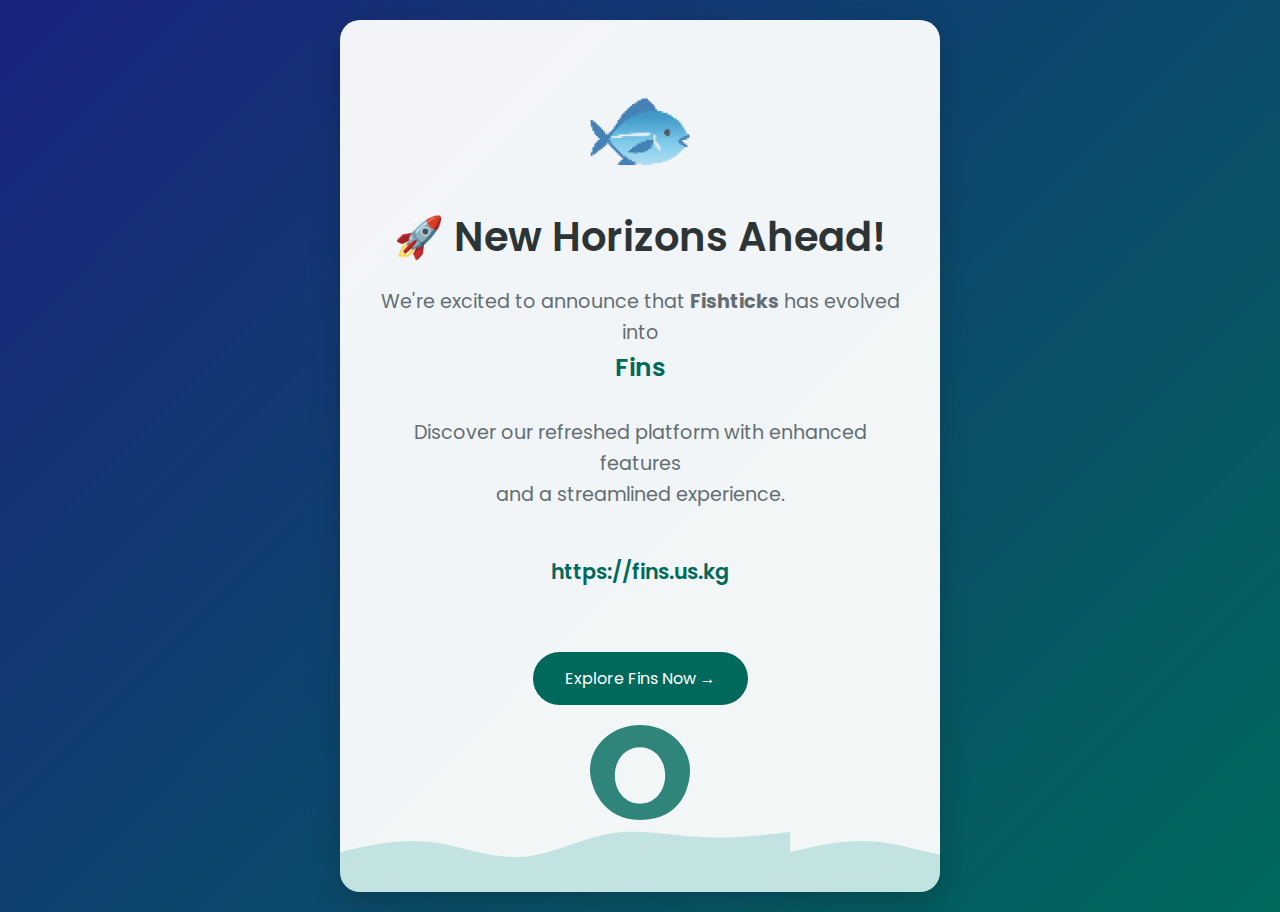
<file: index.html>
<!DOCTYPE html>
<html lang="en">
<head>
    <meta charset="UTF-8">
    <meta name="viewport" content="width=device-width, initial-scale=1.0">
    <meta property="og:title" content="Fishticks Evolution">
    <meta property="og:type" content="website">
    <meta property="og:url" content="https://fins.us.kg">
    <meta property="og:description" content="Fishticks has evolved into Fins - explore our new aquatic platform!">
    <meta name="twitter:card" content="summary_large_image">
    <meta name="twitter:title" content="Fishticks Evolution">
    <meta name="twitter:description" content="Fishticks has evolved into Fins - explore our new aquatic platform!">
    <title>Fishticks Evolution</title>
    <link rel="icon" type="image/x-icon" href="/favicon.ico">
    <link href="https://fonts.googleapis.com/css2?family=Poppins:wght@300;400;600&display=swap" rel="stylesheet">
    <style>
        * {
            margin: 0;
            padding: 0;
            box-sizing: border-box;
            font-family: 'Poppins', sans-serif;
        }

        body {
            min-height: 100vh;
            background: linear-gradient(135deg, #1a237e, #00695c);
            display: flex;
            justify-content: center;
            align-items: center;
            padding: 20px;
        }

        .announcement-card {
            background: rgba(255, 255, 255, 0.95);
            padding: 40px;
            border-radius: 20px;
            box-shadow: 0 10px 30px rgba(0, 0, 0, 0.2);
            text-align: center;
            max-width: 600px;
            position: relative;
            overflow: hidden;
        }

        .wave-decoration {
            position: absolute;
            bottom: -10px;
            left: 0;
            width: 100%;
            height: 100px;
            background: url('data:image/svg+xml;utf8,<svg viewBox="0 0 1440 320" xmlns="http://www.w3.org/2000/svg"><path fill="%23009688" fill-opacity="0.2" d="M0,160L48,149.3C96,139,192,117,288,128C384,139,480,181,576,176C672,171,768,117,864,101.3C960,85,1056,107,1152,112C1248,117,1344,107,1392,101.3L1440,96L1440,320L1392,320C1344,320,1248,320,1152,320C1056,320,960,320,864,320C768,320,672,320,576,320C480,320,384,320,288,320C192,320,96,320,48,320L0,320Z"></path></svg>');
        }

        h1 {
            color: #2d3436;
            margin-bottom: 20px;
            font-size: 2.5em;
            font-weight: 600;
        }

        p {
            color: #636e72;
            font-size: 1.2em;
            line-height: 1.6;
            margin-bottom: 30px;
        }

        .new-link {
            color: #00695c;
            font-weight: 600;
            text-decoration: none;
            font-size: 1.3em;
            transition: all 0.3s ease;
            display: inline-block;
            margin: 15px 0;
        }

        .new-link:hover {
            color: #1a237e;
            transform: translateY(-2px);
        }

        .fish-illustration {
            width: 100px;
            margin: 20px auto;
            opacity: 0.8;
        }

        .cta-button {
            background: #00695c;
            color: white;
            padding: 12px 30px;
            border-radius: 30px;
            text-decoration: none;
            display: inline-block;
            margin-top: 20px;
            transition: all 0.3s ease;
            border: 2px solid transparent;
        }

        .cta-button:hover {
            background: white;
            color: #00695c;
            border-color: #00695c;
            transform: translateY(-3px);
        }

        @keyframes float {
            0% { transform: translateY(0px); }
            50% { transform: translateY(-10px); }
            100% { transform: translateY(0px); }
        }

        .floating {
            animation: float 3s ease-in-out infinite;
        }
    </style>
</head>
<body>
    <div class="announcement-card">
        <div class="wave-decoration"></div>
        <img src="fish.png" class="fish-illustration floating" alt="fish icon">
        <h1>🚀 New Horizons Ahead!</h1>
        <p>We're excited to announce that <strong>Fishticks</strong> has evolved into<br>
        <span style="color: #00695c; font-weight: 600; font-size: 1.3em;">Fins</span></p>
        <p>Discover our refreshed platform with enhanced features<br> and a streamlined experience.</p>
        <a href="https://fins.us.kg" class="new-link" target="_blank">https://fins.us.kg</a>
        <div style="margin-top: 30px;">
            <a href="https://fins.us.kg" class="cta-button" target="_blank">Explore Fins Now →</a>
        </div>
        <img src="[data-uri]" class="fish-illustration floating" alt="fish icon">
    </div>
</body>
</html>
</file>
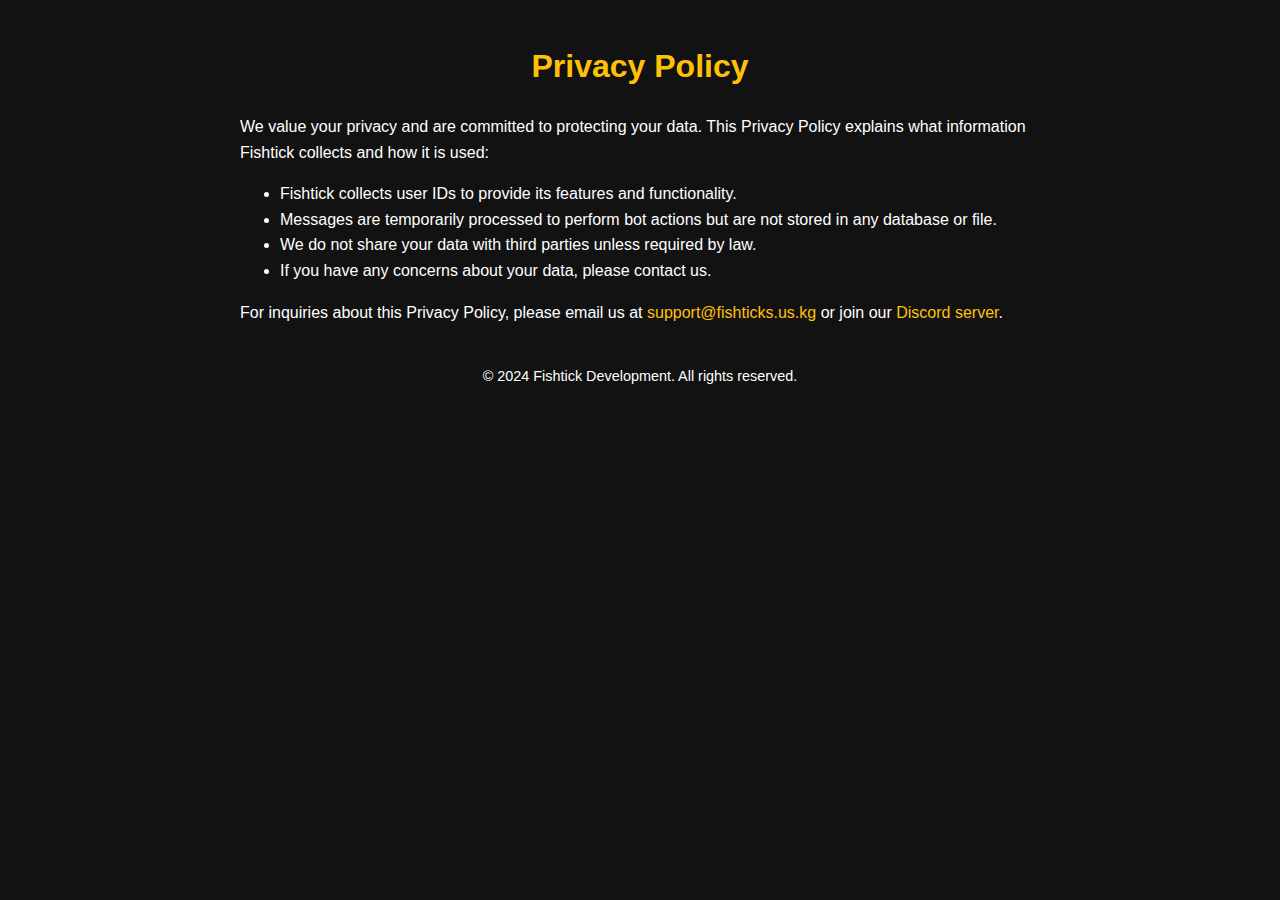
<file: privacy.html>
<!DOCTYPE html>
<html lang="en">
<head>
    <meta charset="UTF-8">
    <meta name="viewport" content="width=device-width, initial-scale=1.0">
    <title>Privacy Policy - Fishtick</title>
    <link rel="icon" type="image/x-icon" href="favicon.ico">
    <style>
        body {
            margin: 0;
            font-family: Arial, sans-serif;
            background-color: #121212;
            color: #fff;
            line-height: 1.6;
            padding: 20px;
        }
        h1 {
            text-align: center;
            color: #ffc107;
        }
        a {
            color: #ffc107;
            text-decoration: none;
        }
        a:hover {
            text-decoration: underline;
        }
        .container {
            max-width: 800px;
            margin: 0 auto;
        }
        footer {
            text-align: center;
            margin-top: 40px;
            font-size: 0.9rem;
        }
    </style>
</head>
<body>
    <h1>Privacy Policy</h1>
    <div class="container">
        <p>We value your privacy and are committed to protecting your data. This Privacy Policy explains what information Fishtick collects and how it is used:</p>
        <ul>
            <li>Fishtick collects user IDs to provide its features and functionality.</li>
            <li>Messages are temporarily processed to perform bot actions but are not stored in any database or file.</li>
            <li>We do not share your data with third parties unless required by law.</li>
            <li>If you have any concerns about your data, please contact us.</li>
        </ul>
        <p>For inquiries about this Privacy Policy, please email us at <a href="mailto:support@fishticks.us.kg">support@fishticks.us.kg</a> or join our <a href="https://discord.gg/MqmXhVXBSZ">Discord server</a>.</p>
    </div>
    <footer>
        &copy; 2024 Fishtick Development. All rights reserved.
    </footer>
</body>
</html>
</file>
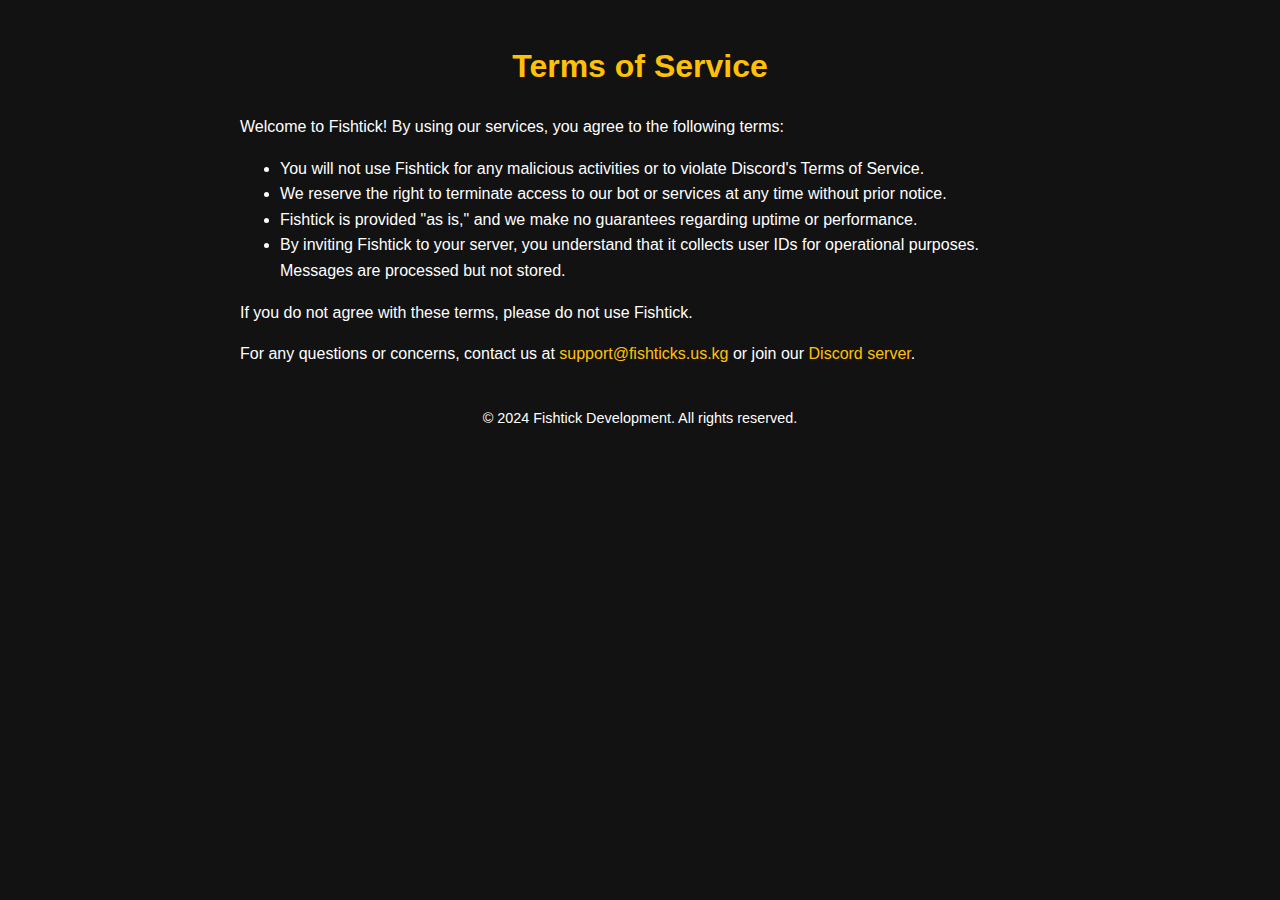
<file: tos.html>
<!DOCTYPE html>
<html lang="en">
<head>
    <meta charset="UTF-8">
    <meta name="viewport" content="width=device-width, initial-scale=1.0">
    <title>Terms of Service - Fishtick</title>
    <link rel="icon" type="image/x-icon" href="favicon.ico">
    <style>
        body {
            margin: 0;
            font-family: Arial, sans-serif;
            background-color: #121212;
            color: #fff;
            line-height: 1.6;
            padding: 20px;
        }
        h1 {
            text-align: center;
            color: #ffc107;
        }
        a {
            color: #ffc107;
            text-decoration: none;
        }
        a:hover {
            text-decoration: underline;
        }
        .container {
            max-width: 800px;
            margin: 0 auto;
        }
        footer {
            text-align: center;
            margin-top: 40px;
            font-size: 0.9rem;
        }
    </style>
</head>
<body>
    <h1>Terms of Service</h1>
    <div class="container">
        <p>Welcome to Fishtick! By using our services, you agree to the following terms:</p>
        <ul>
            <li>You will not use Fishtick for any malicious activities or to violate Discord's Terms of Service.</li>
            <li>We reserve the right to terminate access to our bot or services at any time without prior notice.</li>
            <li>Fishtick is provided "as is," and we make no guarantees regarding uptime or performance.</li>
            <li>By inviting Fishtick to your server, you understand that it collects user IDs for operational purposes. Messages are processed but not stored.</li>
        </ul>
        <p>If you do not agree with these terms, please do not use Fishtick.</p>
        <p>For any questions or concerns, contact us at <a href="mailto:support@fishticks.us.kg">support@fishticks.us.kg</a> or join our <a href="https://discord.gg/MqmXhVXBSZ">Discord server</a>.</p>
    </div>
    <footer>
        &copy; 2024 Fishtick Development. All rights reserved.
    </footer>
</body>
</html>
</file>
